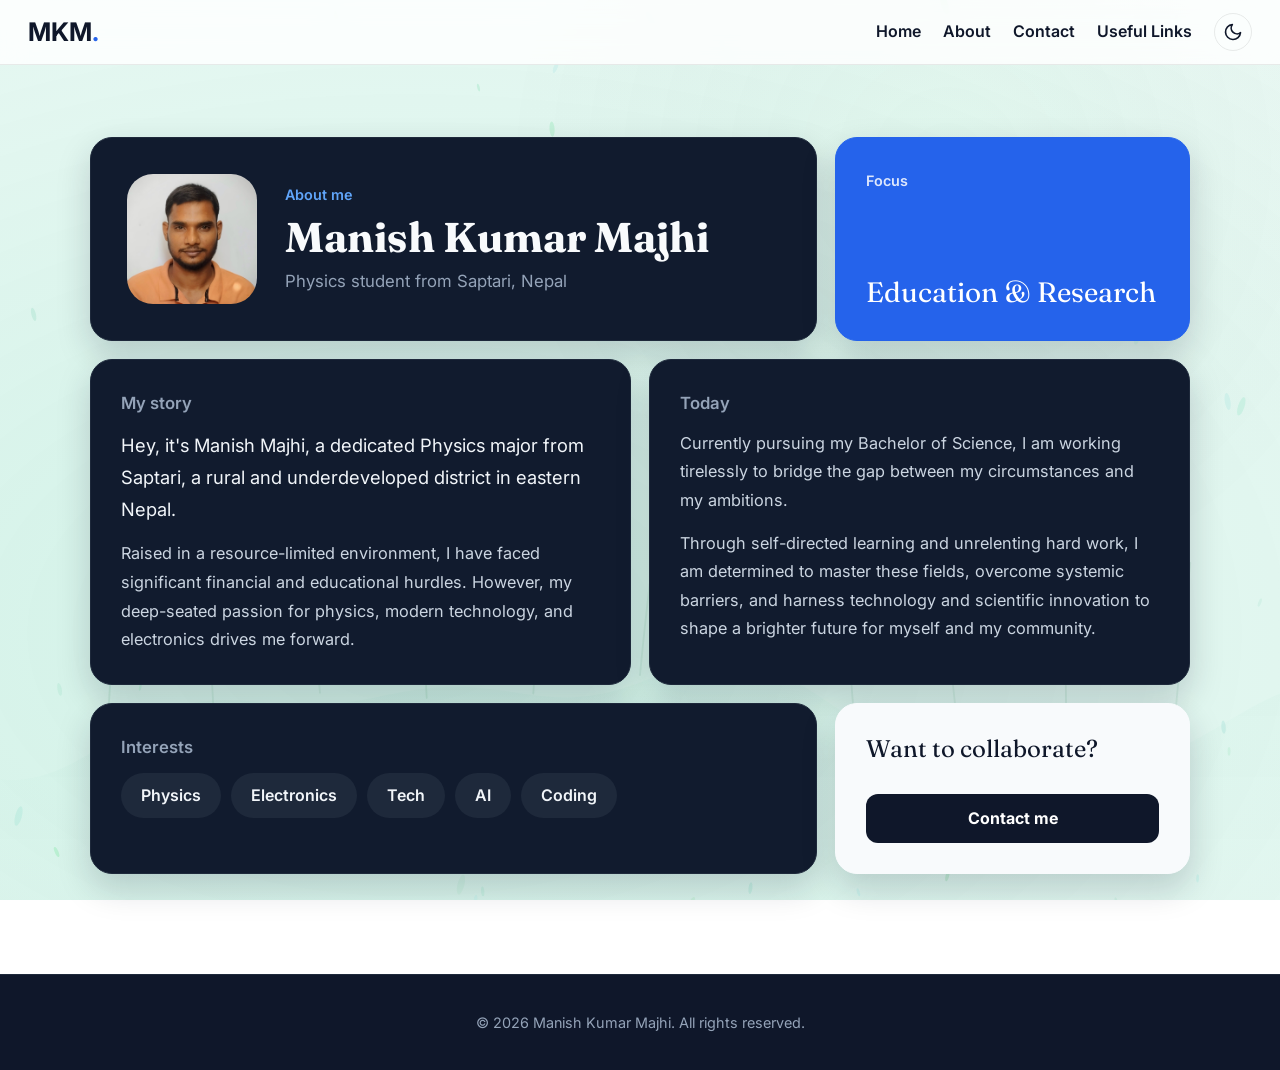
<file: about.html>
<!DOCTYPE html>
<html lang="en">
<head>
    <meta charset="UTF-8">
    <meta name="viewport" content="width=device-width, initial-scale=1.0">
    <title>About Manish Kumar Majhi | Physics Student, Nepal</title>
    <meta name="description" content="Manish Kumar Majhi is a physics student from Saptari, Nepal, passionate about physics, electronics, AI and technology.">
    <link rel="canonical" href="https://www.manishkumarmajhi.com.np/about.html">
    <link rel="icon" type="image/png" href="favicon.png">
    <script>(function () { var t = localStorage.getItem('theme'); if (t) document.documentElement.setAttribute('data-theme', t); })();</script>
    <link href="https://fonts.googleapis.com/css2?family=Inter:wght@300;400;600;700&display=swap" rel="stylesheet">
    <link href="https://fonts.googleapis.com/css2?family=Fraunces:wght@600&display=swap" rel="stylesheet">
    <link rel="stylesheet" href="https://cdnjs.cloudflare.com/ajax/libs/font-awesome/6.4.0/css/all.min.css">
    <link rel="stylesheet" href="style.css">
</head>
<body>
    <canvas id="bg-canvas" aria-hidden="true"></canvas>

    <header class="navbar">
        <div class="container">
            <a href="index.html" class="logo">MKM<span>.</span></a>
            <nav aria-label="Main">
                <ul class="nav-links">
                    <li><a href="index.html">Home</a></li>
                    <li><a href="about.html" aria-current="page">About</a></li>
                    <li><a href="index.html?open=contact">Contact</a></li>
                    <li><a href="links.html">Useful Links</a></li>
                    <li>
                        <button id="theme-toggle" class="theme-btn" aria-label="Toggle theme">
                            <svg class="sun-icon" xmlns="http://www.w3.org/2000/svg" width="20" height="20" viewBox="0 0 24 24" fill="none" stroke="currentColor" stroke-width="2" stroke-linecap="round" stroke-linejoin="round"><circle cx="12" cy="12" r="5"/><line x1="12" y1="1" x2="12" y2="3"/><line x1="12" y1="21" x2="12" y2="23"/><line x1="4.22" y1="4.22" x2="5.64" y2="5.64"/><line x1="18.36" y1="18.36" x2="19.78" y2="19.78"/><line x1="1" y1="12" x2="3" y2="12"/><line x1="21" y1="12" x2="23" y2="12"/><line x1="4.22" y1="19.78" x2="5.64" y2="18.36"/><line x1="18.36" y1="5.64" x2="19.78" y2="4.22"/></svg>
                            <svg class="moon-icon" xmlns="http://www.w3.org/2000/svg" width="20" height="20" viewBox="0 0 24 24" fill="none" stroke="currentColor" stroke-width="2" stroke-linecap="round" stroke-linejoin="round"><path d="M21 12.79A9 9 0 1 1 11.21 3 7 7 0 0 0 21 12.79z"/></svg>
                        </button>
                    </li>
                </ul>
            </nav>
        </div>
    </header>

    <main class="section">
        <div class="container ab-wrap">
            <div class="ab-grid">

                <section class="ab-tile ab-intro">
                    <img class="ab-photo" src="profile.jpg" alt="Manish Kumar Majhi"
                         onerror="this.style.display='none';this.nextElementSibling.style.display='flex'">
                    <div class="ab-photo ab-initials" style="display:none">MKM</div>
                    <div>
                        <p class="ab-label">About me</p>
                        <h1>Manish Kumar Majhi</h1>
                        <p class="ab-sub">Physics student from Saptari, Nepal</p>
                    </div>
                </section>

                <section class="ab-tile ab-accent">
                    <p class="ab-label">Focus</p>
                    <p class="ab-big">Education &amp; Research</p>
                </section>

                <section class="ab-tile ab-half">
                    <h2>My story</h2>
                    <p class="ab-lead">Hey, it's Manish Majhi, a dedicated Physics major from Saptari, a rural and underdeveloped district in eastern Nepal.</p>
                    <p>Raised in a resource-limited environment, I have faced significant financial and educational hurdles. However, my deep-seated passion for physics, modern technology, and electronics drives me forward.</p>
                </section>

                <section class="ab-tile ab-half">
                    <h2>Today</h2>
                    <p>Currently pursuing my Bachelor of Science, I am working tirelessly to bridge the gap between my circumstances and my ambitions.</p>
                    <p>Through self-directed learning and unrelenting hard work, I am determined to master these fields, overcome systemic barriers, and harness technology and scientific innovation to shape a brighter future for myself and my community.</p>
                </section>

                <section class="ab-tile ab-wide">
                    <h2>Interests</h2>
                    <div class="ab-chips"><span>Physics</span><span>Electronics</span><span>Tech</span><span>AI</span><span>Coding</span></div>
                </section>

                <section class="ab-tile ab-cta">
                    <p class="ab-cta-text">Want to collaborate?</p>
                    <a class="ab-btn" href="index.html?open=contact">Contact me</a>
                </section>

            </div>
        </div>
    </main>

    <footer class="footer">
        <div class="container"><p>&copy; 2026 Manish Kumar Majhi. All rights reserved.</p></div>
    </footer>

    <script>
        document.getElementById('theme-toggle').addEventListener('click', function () {
            var root = document.documentElement;
            var next = root.getAttribute('data-theme') === 'dark' ? 'light' : 'dark';
            root.setAttribute('data-theme', next);
            localStorage.setItem('theme', next);
        });
    </script>
    <script src="background.js" defer></script>
</body>
</html>
</file>
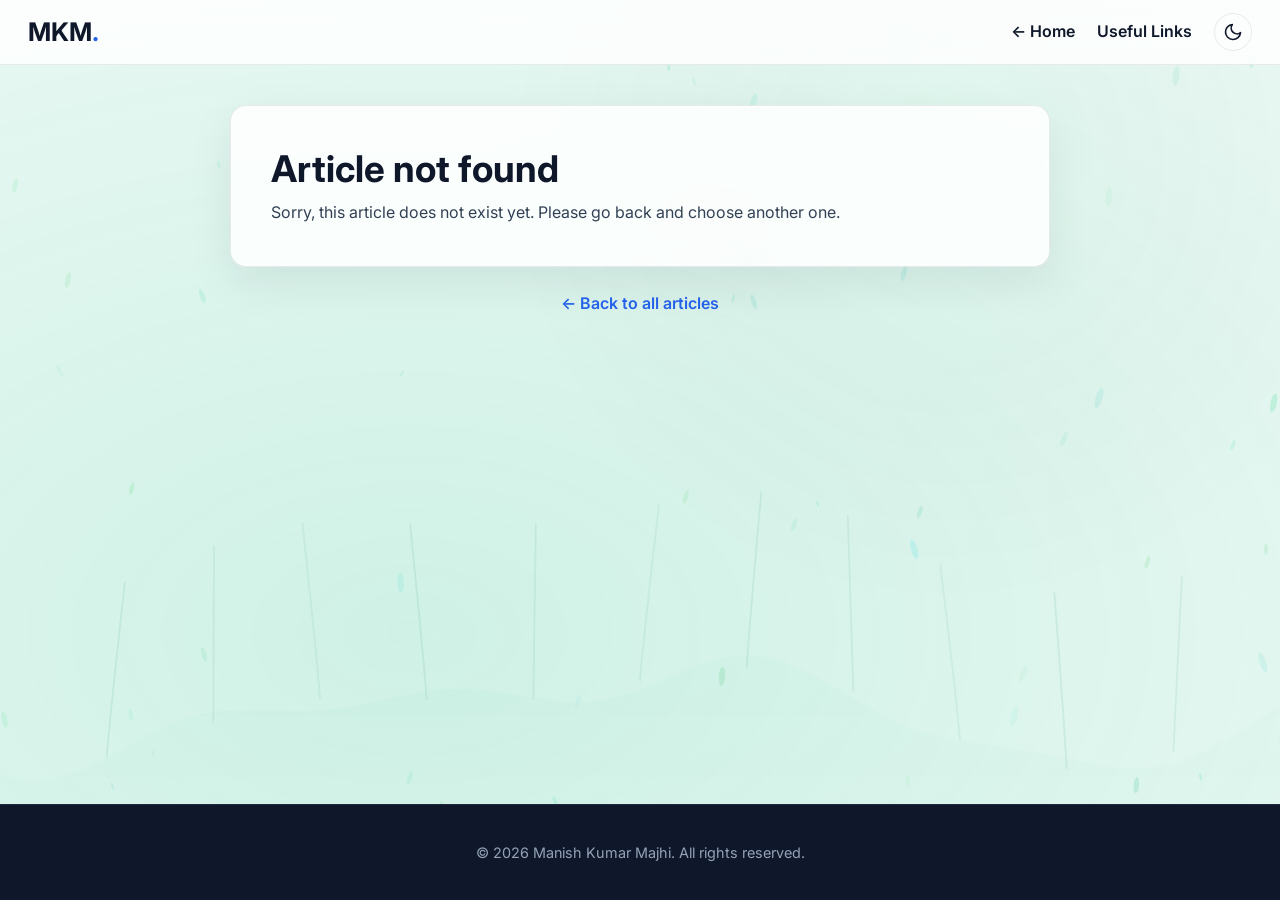
<file: article.html>
<!DOCTYPE html>
<html lang="en">
<head>
    <meta charset="UTF-8">
    <meta name="viewport" content="width=device-width, initial-scale=1.0">
    <title>Article | Manish Majhi</title>
    <link rel="icon" type="image/png" href="favicon.png">
    <script>
        (function () { var t = localStorage.getItem('theme'); if (t) document.documentElement.setAttribute('data-theme', t); })();
    </script>
    <link href="https://fonts.googleapis.com/css2?family=Inter:wght@300;400;600;700&display=swap" rel="stylesheet">
    <link href="https://fonts.googleapis.com/css2?family=Playfair+Display:ital,wght@1,400;1,600&display=swap" rel="stylesheet">
    <link rel="stylesheet" href="https://cdnjs.cloudflare.com/ajax/libs/font-awesome/6.4.0/css/all.min.css">
    <link rel="stylesheet" href="style.css">
</head>
<body>
    <canvas id="bg-canvas" aria-hidden="true"></canvas>

    <header class="navbar">
        <div class="container">
            <a href="index.html" class="logo">MKM<span>.</span></a>
            <nav aria-label="Main">
                <ul class="nav-links">
                    <li><a href="index.html">&larr; Home</a></li>
                    <li><a href="links.html">Useful Links</a></li>
                    <li>
                        <button id="theme-toggle" class="theme-btn" aria-label="Toggle theme">
                            <svg class="sun-icon" xmlns="http://www.w3.org/2000/svg" width="20" height="20" viewBox="0 0 24 24" fill="none" stroke="currentColor" stroke-width="2" stroke-linecap="round" stroke-linejoin="round"><circle cx="12" cy="12" r="5"/><line x1="12" y1="1" x2="12" y2="3"/><line x1="12" y1="21" x2="12" y2="23"/><line x1="4.22" y1="4.22" x2="5.64" y2="5.64"/><line x1="18.36" y1="18.36" x2="19.78" y2="19.78"/><line x1="1" y1="12" x2="3" y2="12"/><line x1="21" y1="12" x2="23" y2="12"/><line x1="4.22" y1="19.78" x2="5.64" y2="18.36"/><line x1="18.36" y1="5.64" x2="19.78" y2="4.22"/></svg>
                            <svg class="moon-icon" xmlns="http://www.w3.org/2000/svg" width="20" height="20" viewBox="0 0 24 24" fill="none" stroke="currentColor" stroke-width="2" stroke-linecap="round" stroke-linejoin="round"><path d="M21 12.79A9 9 0 1 1 11.21 3 7 7 0 0 0 21 12.79z"/></svg>
                        </button>
                    </li>
                </ul>
            </nav>
        </div>
    </header>

    <main class="section article-page">
        <div class="container">
            <article class="glass article" id="article"></article>
            <p class="article-back"><a href="index.html#blog">&larr; Back to all articles</a></p>
        </div>
    </main>

    <footer class="footer">
        <div class="container"><p>&copy; 2026 Manish Kumar Majhi. All rights reserved.</p></div>
    </footer>
     <script src="articles-data.js"></script>
    <script src="article.js"></script>
    <script src="background.js" defer></script>
</body>
</html>
</file>
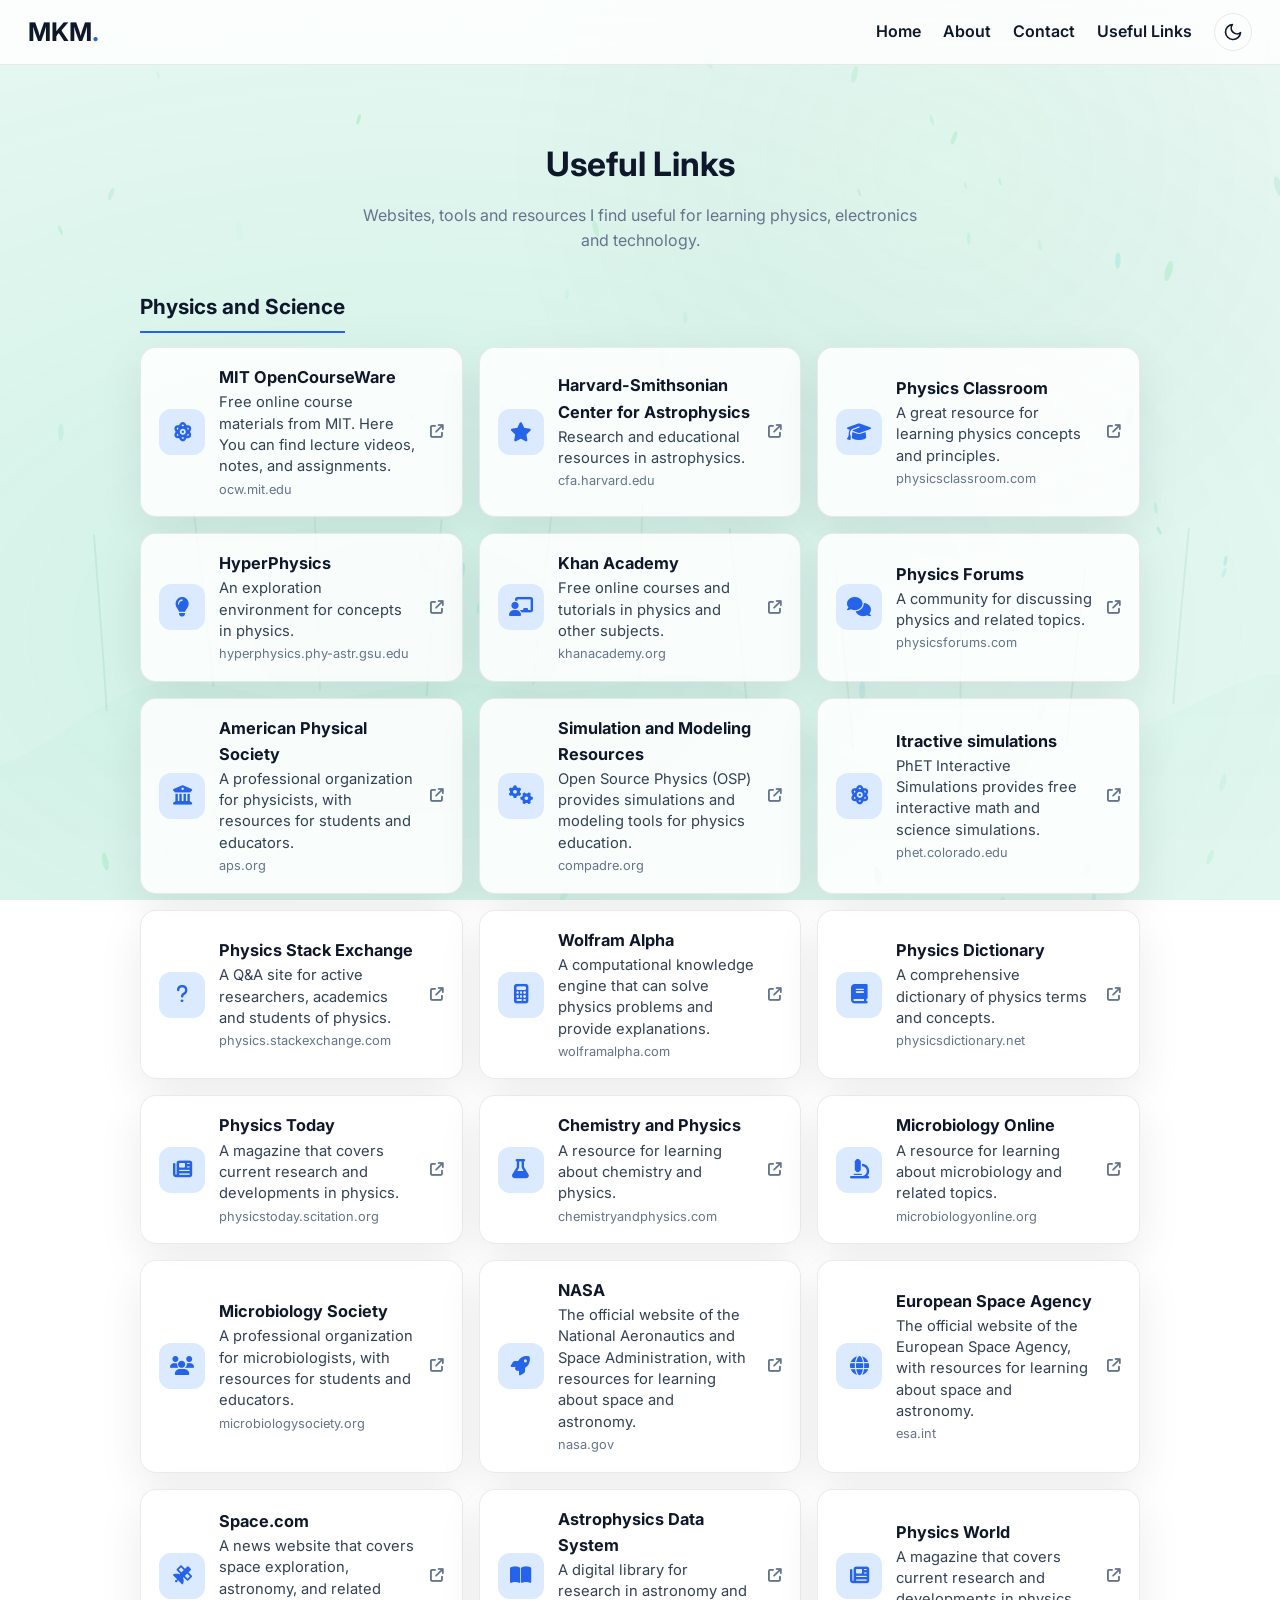
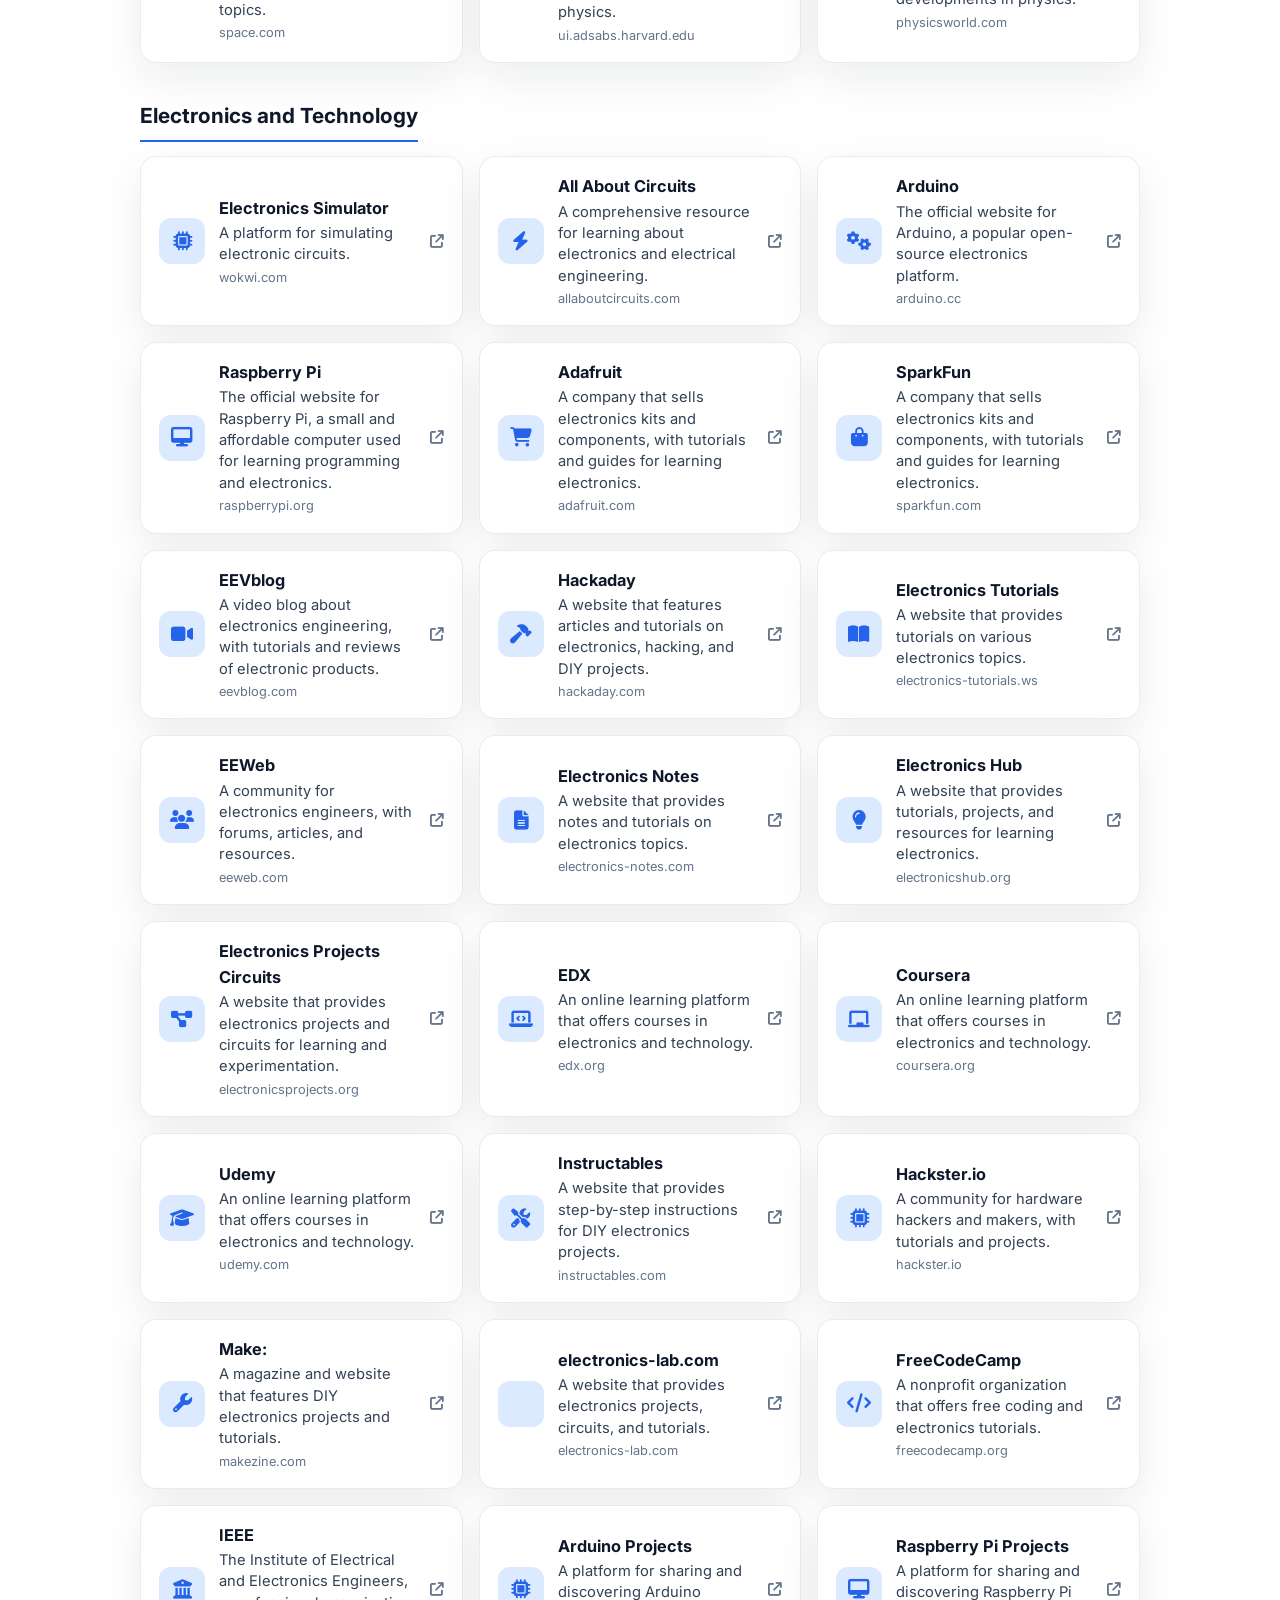
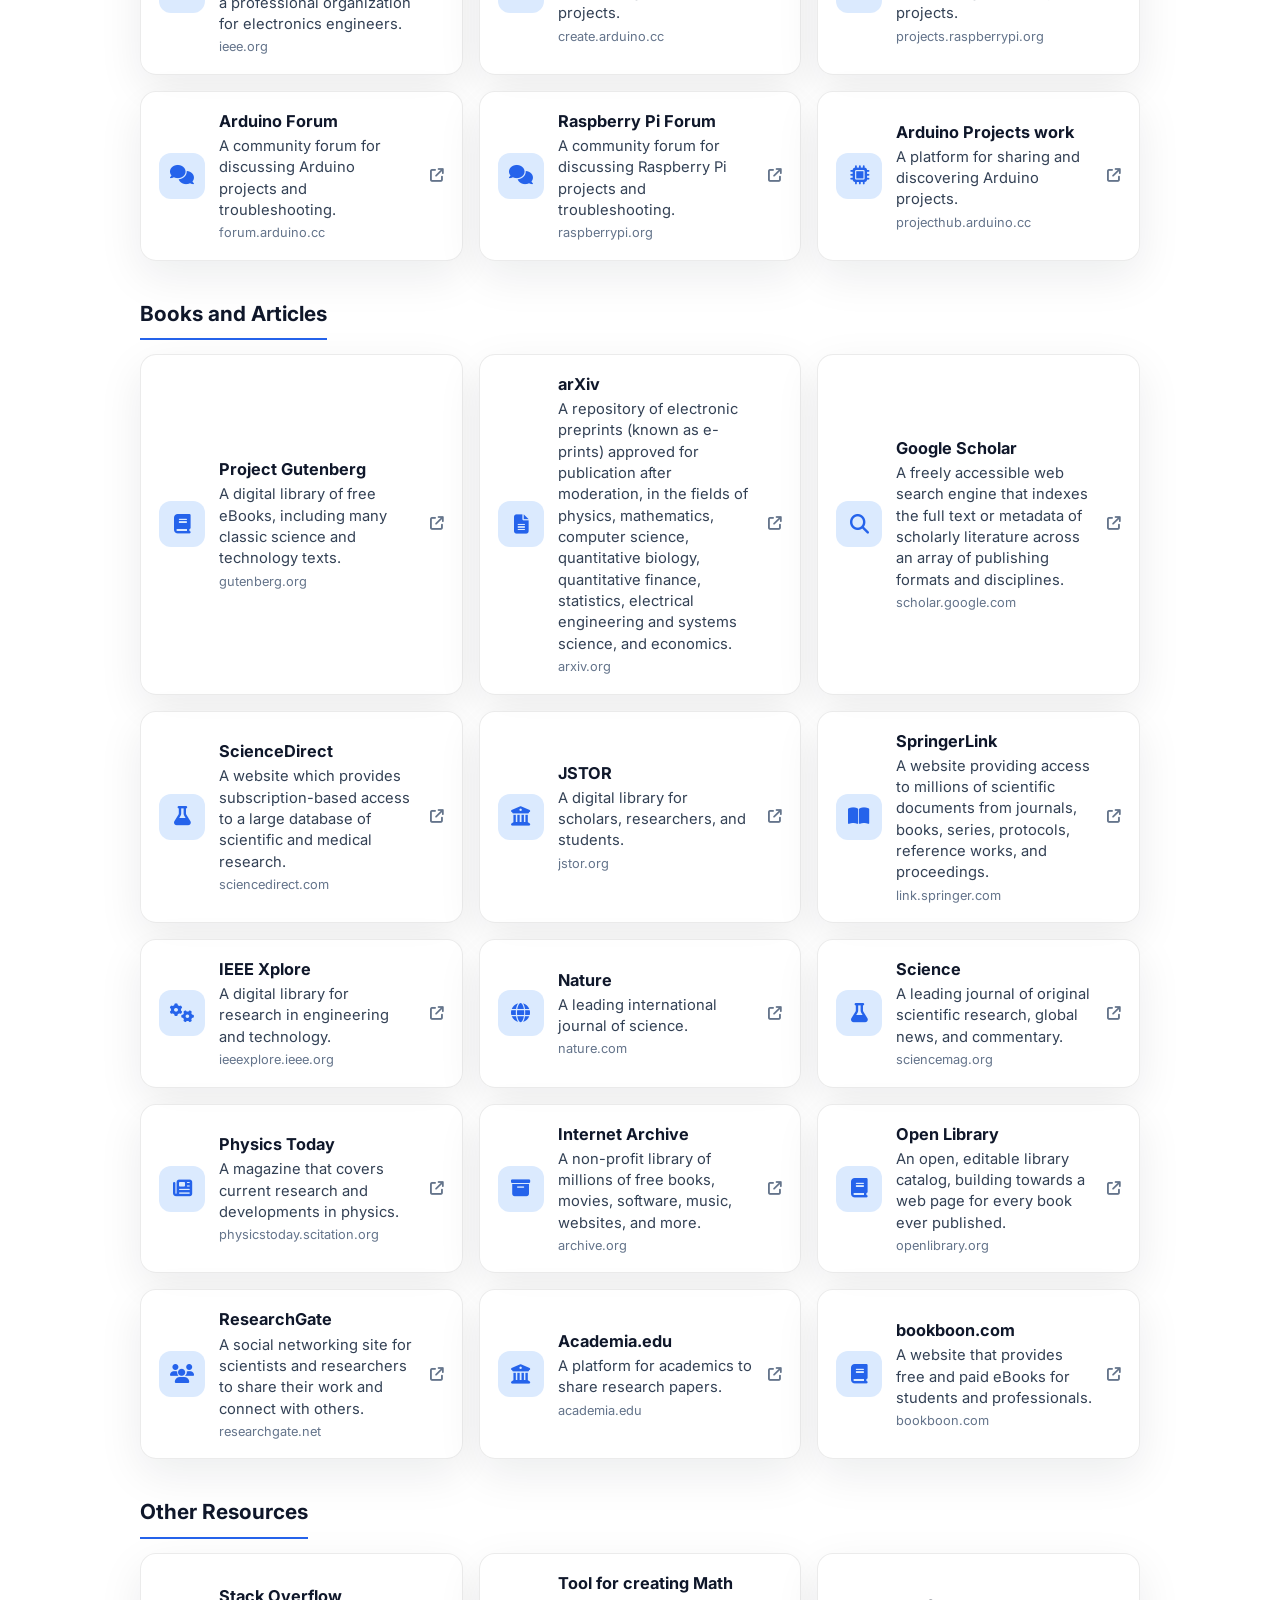
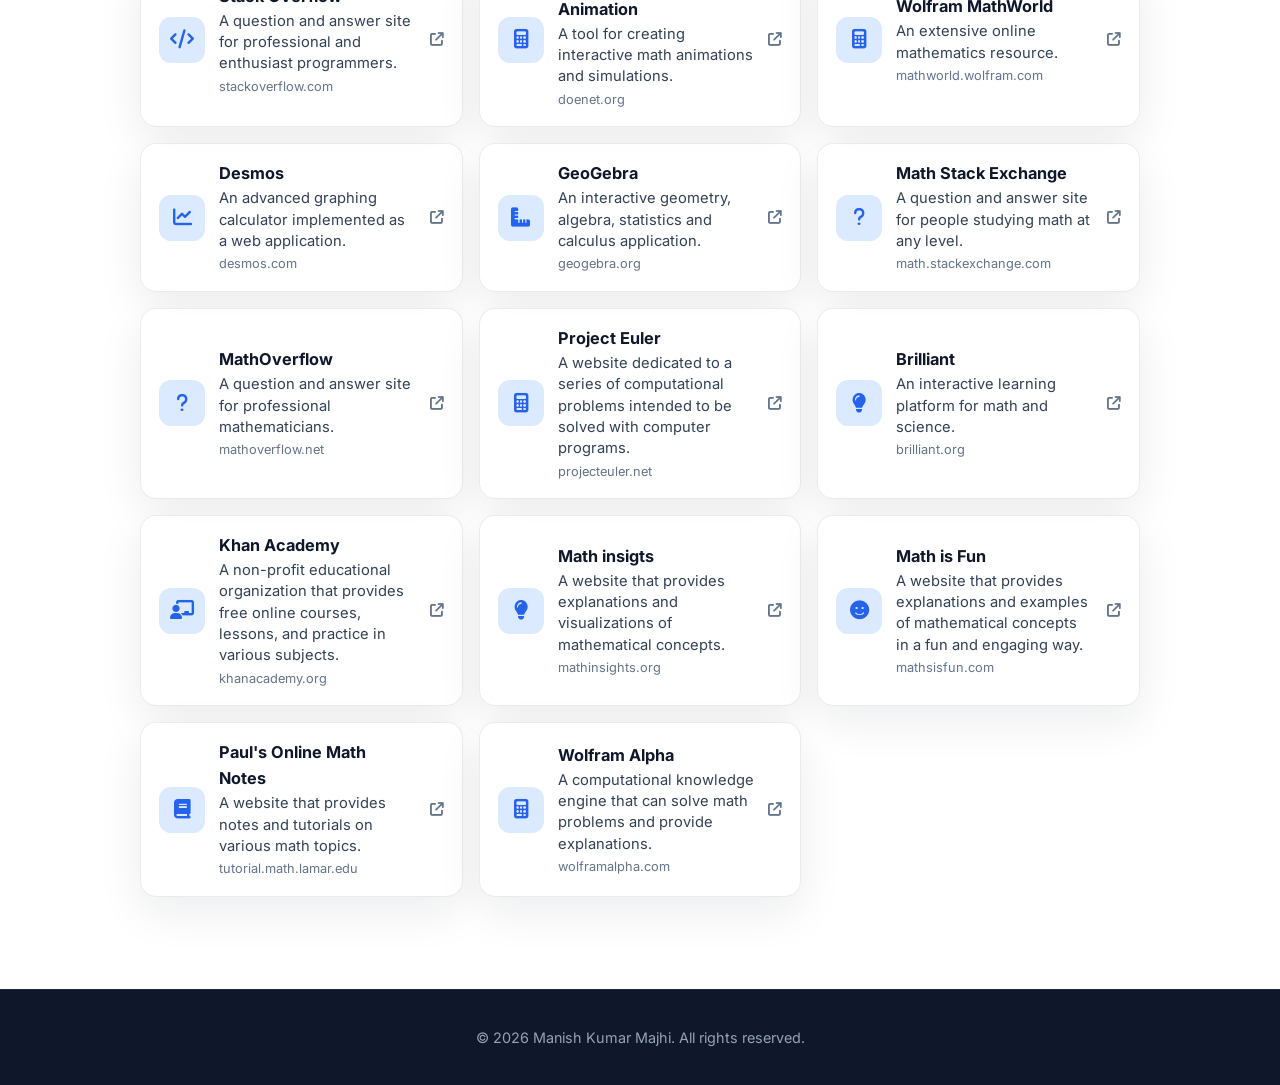
<file: links.html>
<!DOCTYPE html>
<html lang="en">
<head>
    <meta charset="UTF-8">
    <meta name="viewport" content="width=device-width, initial-scale=1.0">
    <title>Useful Links | Manish Kumar Majhi</title>
    <meta name="description" content="Useful links and resources for physics, electronics, AI and technology, collected by Manish Kumar Majhi.">
    <link rel="canonical" href="https://www.manishkumarmajhi.com.np/links.html">
    <link rel="icon" type="image/png" href="favicon.png">
    <script>(function () { var t = localStorage.getItem('theme'); if (t) document.documentElement.setAttribute('data-theme', t); })();</script>
    <link href="https://fonts.googleapis.com/css2?family=Inter:wght@300;400;600;700&display=swap" rel="stylesheet">
    <link rel="stylesheet" href="https://cdnjs.cloudflare.com/ajax/libs/font-awesome/6.4.0/css/all.min.css">
    <link rel="stylesheet" href="style.css">
</head>
<body>
    <canvas id="bg-canvas" aria-hidden="true"></canvas>

    <header class="navbar">
        <div class="container">
            <a href="index.html" class="logo">MKM<span>.</span></a>
            <nav aria-label="Main">
                <ul class="nav-links">
                    <li><a href="index.html">Home</a></li>
                    <li><a href="about.html">About</a></li>
                    <li><a href="index.html?open=contact">Contact</a></li>
                    <li><a href="links.html" aria-current="page">Useful Links</a></li>
                    <li>
                        <button id="theme-toggle" class="theme-btn" aria-label="Toggle theme">
                            <svg class="sun-icon" xmlns="http://www.w3.org/2000/svg" width="20" height="20" viewBox="0 0 24 24" fill="none" stroke="currentColor" stroke-width="2" stroke-linecap="round" stroke-linejoin="round"><circle cx="12" cy="12" r="5"/><line x1="12" y1="1" x2="12" y2="3"/><line x1="12" y1="21" x2="12" y2="23"/><line x1="4.22" y1="4.22" x2="5.64" y2="5.64"/><line x1="18.36" y1="18.36" x2="19.78" y2="19.78"/><line x1="1" y1="12" x2="3" y2="12"/><line x1="21" y1="12" x2="23" y2="12"/><line x1="4.22" y1="19.78" x2="5.64" y2="18.36"/><line x1="18.36" y1="5.64" x2="19.78" y2="4.22"/></svg>
                            <svg class="moon-icon" xmlns="http://www.w3.org/2000/svg" width="20" height="20" viewBox="0 0 24 24" fill="none" stroke="currentColor" stroke-width="2" stroke-linecap="round" stroke-linejoin="round"><path d="M21 12.79A9 9 0 1 1 11.21 3 7 7 0 0 0 21 12.79z"/></svg>
                        </button>
                    </li>
                </ul>
            </nav>
        </div>
    </header>

    <main class="section">
        <div class="container lk-wrap">
            <h1 class="section-title">Useful Links</h1>
            <p class="section-sub" id="lk-intro"></p>
            <div id="lk-groups"></div>
            <p class="lk-empty" id="lk-empty" hidden>No links yet. Add some in links-data.js.</p>
        </div>
    </main>

    <footer class="footer">
        <div class="container"><p>&copy; 2026 Manish Kumar Majhi. All rights reserved.</p></div>
    </footer>

    <script src="links-data.js"></script>
    <script>
        // theme toggle
        document.getElementById('theme-toggle').addEventListener('click', function () {
            var root = document.documentElement;
            var next = root.getAttribute('data-theme') === 'dark' ? 'light' : 'dark';
            root.setAttribute('data-theme', next);
            localStorage.setItem('theme', next);
        });

        // build the links from links-data.js
        (function () {
            var d = window.LINKS || {};
            var el = function (tag, cls, text) { var n = document.createElement(tag); if (cls) n.className = cls; if (text) n.textContent = text; return n; };
            var safeUrl = function (u) { u = String(u || '').trim(); return /^(https?:\/\/|mailto:|\/|[\w.-]+\.html)/i.test(u) ? u : '#'; };
            var safeIcon = function (i) { return /^[\w\- ]+$/.test(i || '') ? i : 'fa-solid fa-link'; };
            var host = function (u) { try { return new URL(u).hostname.replace(/^www\./, ''); } catch (e) { return ''; } };

            document.getElementById('lk-intro').textContent = d.intro || '';
            var box = document.getElementById('lk-groups'), count = 0;

            (d.groups || []).forEach(function (g) {
                var links = (g.links || []).filter(function (l) { return l && l.title && l.url; });
                if (!links.length) return;
                var sec = el('section', 'lk-group');
                sec.append(el('h2', 'lk-heading', g.title || ''));
                var grid = el('div', 'lk-grid');
                links.forEach(function (l) {
                    var a = el('a', 'lk-card'); a.href = safeUrl(l.url);
                    if (/^https?:/i.test(a.href) && a.hostname !== location.hostname) { a.target = '_blank'; a.rel = 'noopener'; }
                    var ic = el('span', 'lk-icon'); ic.append(el('i', safeIcon(l.icon)));
                    var body = el('span', 'lk-body');
                    body.append(el('strong', '', l.title));
                    if (l.text) body.append(el('span', 'lk-text', l.text));
                    var h = host(a.href); if (h) body.append(el('em', 'lk-host', h));
                    a.append(ic, body, el('i', 'fa-solid fa-arrow-up-right-from-square lk-go'));
                    grid.append(a); count++;
                });
                sec.append(grid); box.append(sec);
            });
            document.getElementById('lk-empty').hidden = count > 0;
        })();
    </script>
    <script src="background.js" defer></script>
</body>
</html>
</file>
<file: style.css>
/* ==========================================================================
   1. TOKENS & BASE
   ========================================================================== */
*, *::before, *::after { margin: 0; padding: 0; box-sizing: border-box; }

:root {
    --primary: #2563eb;
    --heading: #0f172a;
    --text: #334155;
    --muted: #64748b;
    --page-bg: #ffffff;
    --glass-bg: rgba(255, 255, 255, 0.85);
    --nav-bg: rgba(255, 255, 255, 0.82);
    --border: rgba(0, 0, 0, 0.08);
    --input-bg: #ffffff;
    --shadow: 0 15px 45px rgba(15, 23, 42, 0.08);
    --tag-bg: #dbeafe;
    --tag-text: #2563eb;
    --space-section: 72px;
    --ease: all 0.3s ease;
}

[data-theme="dark"] {
    --heading: #ffffff;
    --text: #cbd5e1;
    --muted: #94a3b8;
    --page-bg: #0f172a;
    --glass-bg: rgba(30, 41, 59, 0.88);
    --nav-bg: rgba(15, 23, 42, 0.82);
    --border: rgba(255, 255, 255, 0.1);
    --input-bg: #1e293b;
    --shadow: 0 15px 45px rgba(0, 0, 0, 0.35);
    --tag-bg: rgba(37, 99, 235, 0.25);
    --tag-text: #93c5fd;
}

html { scroll-behavior: smooth; scroll-padding-top: 80px; }

body {
    font-family: 'Inter', system-ui, sans-serif;
    color: var(--text);
    background: var(--page-bg);
    line-height: 1.6;
    overflow-x: hidden;
    transition: background-color 0.3s ease, color 0.3s ease;
}

.container { width: 90%; max-width: 1100px; margin: 0 auto; }

a:focus-visible, button:focus-visible { outline: 3px solid var(--primary); outline-offset: 3px; }

/* ==========================================================================
   2. BACKGROUND LAYERS (aurora gradient + animated canvas)
   ========================================================================== */
body::after {
    content: "";
    position: fixed;
    inset: 0;
    z-index: -3;
    pointer-events: none;
    background-image:
        radial-gradient(ellipse 80% 70% at 10% 22%, rgba(16,185,129,.20), transparent 70%),
        radial-gradient(ellipse 75% 85% at 88% 10%, rgba(37,99,235,.22), transparent 65%),
        radial-gradient(ellipse 90% 60% at 50% 85%, rgba(99,102,241,.18), transparent 65%),
        radial-gradient(ellipse 65% 70% at 82% 75%, rgba(20,184,166,.15), transparent 65%);
    background-size: 320% 320%;
    animation: auroraDrift 50s ease-in-out infinite;
}
[data-theme="dark"] body::after { filter: brightness(1.3); }

#bg-canvas {
    position: fixed;      /* was unstyled: it sat at the page bottom and added blank space */
    inset: 0;
    width: 100%;
    height: 100%;
    z-index: -2;
    pointer-events: none;
}

@keyframes auroraDrift {
    0%, 100% { background-position: 0% 0%; }
    25% { background-position: 55% 90%; }
    50% { background-position: 90% 40%; }
    75% { background-position: 35% 15%; }
}

/* ==========================================================================
   3. NAVBAR (sticky, in normal flow so it never covers the slider)
   ========================================================================== */
.navbar {
    position: sticky;
    top: 0;
    z-index: 100;
    background: var(--nav-bg);
    backdrop-filter: blur(12px);
    -webkit-backdrop-filter: blur(12px);
    border-bottom: 1px solid var(--border);
}
.navbar .container { display: flex; justify-content: space-between; align-items: center; height: 64px; width: 100%; max-width: none; padding: 0 28px; }  /* logo far left, menu far right */

.logo { font-size: 1.6rem; font-weight: 700; color: var(--heading); text-decoration: none; }
.logo span { color: var(--primary); }

.nav-links { display: flex; list-style: none; gap: 22px; align-items: center; }
.nav-links a { color: var(--heading); font-weight: 600; text-decoration: none; transition: var(--ease); }
.nav-links a:hover { color: var(--primary); }

.theme-btn {
    display: flex; align-items: center; justify-content: center;
    padding: 8px; border-radius: 50%; cursor: pointer;
    background: transparent; color: var(--heading);
    border: 1px solid var(--border); transition: var(--ease);
}
.theme-btn:hover { background: rgba(127, 127, 127, 0.15); }
.sun-icon { display: none; }
[data-theme="dark"] .sun-icon { display: block; }
[data-theme="dark"] .moon-icon { display: none; }

/* ==========================================================================
   4. IMAGE SLIDER (cross-fade, shows the full image, nothing on top of it)
   ========================================================================== */
.hero {
    position: relative;
    width: 100%;
    aspect-ratio: 2.4 / 1;
    max-height: 72vh;
    overflow: hidden;
    background: #0f172a;
}
.slide {
    position: absolute; inset: 0;
    width: 100%; height: 100%;
    object-fit: cover;
    object-position: center 30%;
    opacity: 0;
    animation: fade 36s infinite;
    animation-delay: calc(var(--i) * 6s);   /* 6 slides x 6s */
}
.slide:first-child { opacity: 1; object-fit: contain; }  /* banner image: show whole, no cropping */
@keyframes fade {
    0%      { opacity: 0; }
    3%      { opacity: 1; }
    16.67%  { opacity: 1; }
    20%     { opacity: 0; }
    100%    { opacity: 0; }
}

/* ==========================================================================
   5. SECTIONS & GLASS CARDS
   ========================================================================== */
.section { padding: var(--space-section) 0 0; }
.section.intro { padding-top: 36px; }
.section:last-of-type { padding-bottom: 20px; }

.section-title { font-size: 2.1rem; color: var(--heading); text-align: center; margin-bottom: 12px; }
.section-sub { text-align: center; color: var(--muted); max-width: 560px; margin: 0 auto 32px; }
.section-title + .card-grid { margin-top: 32px; }

.glass {
    background: var(--glass-bg);
    backdrop-filter: blur(16px);
    -webkit-backdrop-filter: blur(16px);
    border: 1.5px solid var(--border);
    box-shadow: var(--shadow);
    border-radius: 16px;
}

/* Greeting / about card */
.intro-card { padding: 0; }  /* plain text on the page background, no box */
.intro-card h1 { font-size: 2.8rem; line-height: 1.2; color: var(--heading); margin-bottom: 16px; }
.highlight { color: var(--primary); }
.intro-card p { font-size: 1.15rem; margin-bottom: 6px; }
.facts { display: grid; grid-template-columns: repeat(auto-fit, minmax(220px, 1fr)); gap: 16px 28px; margin-top: 18px; }
.facts dt { color: var(--primary); font-weight: 700; font-size: 1.15rem; }
.facts dd { margin: 0; }
.hero-buttons { display: flex; flex-wrap: wrap; gap: 14px; margin-top: 28px; }

/* Blog cards */
.card-grid { display: grid; grid-template-columns: repeat(auto-fit, minmax(280px, 1fr)); gap: 28px; }
.card { padding: 30px; transition: var(--ease); }
.card:hover { transform: translateY(-6px); box-shadow: 0 20px 60px rgba(37, 99, 235, 0.18); }
.card h3 { font-size: 1.3rem; color: var(--heading); margin-bottom: 10px; }
.card p { color: var(--muted); margin-bottom: 18px; }

.tag {
    display: inline-block; margin-bottom: 14px; padding: 4px 12px;
    border-radius: 50px; font-size: 0.75rem; font-weight: 700;
    text-transform: uppercase; background: var(--tag-bg); color: var(--tag-text);
}
.read-more { color: var(--primary); font-weight: 600; text-decoration: none; }
.read-more:hover { text-decoration: underline; }

/* About full-page view (shares its background and cards with the Latest page) */
.about-hero { text-align: center; margin-bottom: 28px; }
.about-photo {
    display: block; width: 220px; height: 220px; margin: 0 auto 18px;
    border-radius: 50%; object-fit: cover; object-position: center top;
    border: 4px solid #60a5fa; box-shadow: 0 10px 40px rgba(37, 99, 235, 0.45);
}
.about-initials { align-items: center; justify-content: center; font-size: 3.2rem; font-weight: 700; color: #fff; background: linear-gradient(135deg, var(--primary), #6366f1); }
.about-hero h2 { color: #fff; font-size: 2.4rem; line-height: 1.2; margin: 14px 0 6px; }
.about-role { color: #cbd5e1; font-size: 1.05rem; }
.about-story { margin-bottom: 28px; padding: 28px 30px; }
.about-story p { font-size: 1.05rem; line-height: 1.8; margin-bottom: 14px; }
.about-story p:last-child { margin-bottom: 0; }
.about-story .about-lead { font-size: 1.25rem; font-weight: 600; color: #fff; }
.chips { display: flex; flex-wrap: wrap; gap: 8px; }
.chips span { padding: 5px 14px; border-radius: 50px; font-size: .9rem; font-weight: 600; background: rgba(96,165,250,.2); color: #bfdbfe; border: 1px solid rgba(147,197,253,.3); }

/* Contact full-page view */
.contact-page {
    width: 100vw; height: 100vh; height: 100dvh; max-width: none; max-height: none;
    margin: 0; padding: 0; border: 0; overflow-y: auto;
    background: var(--page-bg); color: var(--text);
}
.contact-page[open] { display: block; animation: popIn 0.25s ease; }
.contact-map { display: block; width: 100%; height: 55vh; min-height: 300px; border: 0; background: #e2e8f0; }
.contact-close {
    position: fixed; top: 16px; right: 20px; z-index: 5; width: 44px; height: 44px; border-radius: 50%;
    border: 1px solid var(--border); background: var(--page-bg); color: var(--heading);
    font-size: 1.7rem; line-height: 1; cursor: pointer; box-shadow: var(--shadow); transition: var(--ease);
}
.contact-close:hover { background: var(--primary); color: #fff; }
.contact-details { width: 90%; max-width: 700px; margin: 0 auto; padding: 36px 0 48px; }
.contact-details h2 { font-size: 2rem; color: var(--heading); margin-bottom: 20px; }
.contact-list { list-style: none; display: grid; gap: 18px; margin-bottom: 28px; }
.contact-list li { display: flex; align-items: center; gap: 16px; }
.contact-list .ci {
    flex: none; display: flex; align-items: center; justify-content: center; width: 48px; height: 48px;
    border-radius: 50%; background: var(--tag-bg); color: var(--tag-text); font-size: 1.15rem;
}
.contact-list strong { display: block; color: var(--heading); }
.contact-list a { color: var(--primary); text-decoration: none; font-weight: 600; word-break: break-all; }
.contact-list a:hover { text-decoration: underline; }

/* Latest full-page view */
.latest-page, .about-page {
    width: 100vw; height: 100vh; height: 100dvh; max-width: none; max-height: none;
    margin: 0; padding: 0; border: 0; overflow-y: auto; color: #e2e8f0;
    background:
        radial-gradient(ellipse 60% 50% at 15% 10%, rgba(37,99,235,.55), transparent 70%),
        radial-gradient(ellipse 55% 60% at 90% 20%, rgba(20,184,166,.40), transparent 70%),
        radial-gradient(ellipse 70% 60% at 60% 95%, rgba(99,102,241,.45), transparent 70%),
        linear-gradient(135deg, #070b17, #0c1a33 55%, #0a2236);
    background-size: 180% 180%, 180% 180%, 180% 180%, 100% 100%;
    animation: auroraDrift 40s ease-in-out infinite;
}
.latest-page[open], .about-page[open] { display: block; }
.latest-close, .about-close {
    position: fixed; top: 16px; right: 20px; z-index: 5; width: 44px; height: 44px; border-radius: 50%;
    border: 1px solid rgba(255,255,255,.25); background: rgba(15,23,42,.6); color: #fff;
    font-size: 1.7rem; line-height: 1; cursor: pointer; backdrop-filter: blur(8px); transition: var(--ease);
}
.latest-close:hover, .about-close:hover { background: var(--primary); }
.latest-wrap { width: 90%; max-width: 960px; margin: 0 auto; padding: 56px 0 64px; }
.latest-head { text-align: center; margin-bottom: 32px; }
.latest-pill { display: inline-block; padding: 4px 14px; border-radius: 50px; font-size: .8rem; font-weight: 700; letter-spacing: .08em; text-transform: uppercase; background: rgba(96,165,250,.2); color: #93c5fd; border: 1px solid rgba(147,197,253,.35); }
.latest-head h2 { color: #fff; font-size: 2.6rem; line-height: 1.2; margin: 14px 0 8px; }
.latest-head p { color: #cbd5e1; font-size: 1.1rem; }
.latest-head small { display: block; margin-top: 10px; color: #94a3b8; }
.latest-wrap h3 { color: #fff; font-size: 1.25rem; margin: 0 0 14px; }
.latest-wrap section { margin-bottom: 36px; }
.latest-cols { display: grid; grid-template-columns: 1fr 1fr; gap: 28px; }
.l-card, .l-announce {
    background: rgba(255,255,255,.07); border: 1px solid rgba(255,255,255,.14); border-radius: 16px;
    backdrop-filter: blur(14px); -webkit-backdrop-filter: blur(14px); padding: 20px;
}
.l-announce { display: flex; flex-wrap: wrap; align-items: center; justify-content: space-between; gap: 14px; margin-bottom: 32px; border-color: rgba(96,165,250,.5); background: rgba(37,99,235,.2); font-weight: 600; }
.l-stack { display: grid; gap: 16px; }
.l-card h4 { color: #fff; font-size: 1.1rem; margin-bottom: 6px; }
.l-card p { color: #cbd5e1; white-space: pre-line; }
.l-date { display: block; font-size: .8rem; font-weight: 700; letter-spacing: .05em; text-transform: uppercase; color: #93c5fd; margin-bottom: 6px; }
.l-bar { height: 8px; margin-top: 14px; border-radius: 8px; background: rgba(255,255,255,.15); overflow: hidden; }
.l-bar span { display: block; height: 100%; border-radius: 8px; background: linear-gradient(90deg, #3b82f6, #14b8a6); }
.l-timeline { list-style: none; display: grid; gap: 16px; border-left: 2px solid rgba(147,197,253,.4); padding-left: 18px; }
.l-timeline li { position: relative; }
.l-timeline li::before { content: ""; position: absolute; left: -25px; top: 22px; width: 12px; height: 12px; border-radius: 50%; background: #3b82f6; box-shadow: 0 0 0 4px rgba(59,130,246,.3); }
.l-img { display: block; width: 100%; max-height: 420px; object-fit: cover; border-radius: 12px; margin-top: 14px; }
.l-video { position: relative; aspect-ratio: 16 / 9; margin-top: 14px; border-radius: 12px; overflow: hidden; background: #000; }
.l-video iframe { position: absolute; inset: 0; width: 100%; height: 100%; border: 0; }
.l-link { display: inline-block; margin-top: 14px; padding: 8px 18px; border-radius: 8px; background: var(--primary); color: #fff; font-weight: 600; text-decoration: none; }
.l-link:hover { background: #1d4ed8; }
.l-announce .l-link { margin-top: 0; }

/* YouTube videos (medium card above Let's Connect) */
#videos { padding-top: 48px; }
.video-card { max-width: 820px; margin: 0 auto; padding: 16px; }
.video-frame { aspect-ratio: 16 / 9; border-radius: 12px; overflow: hidden; background: #000; }
.video-frame iframe { width: 100%; height: 100%; border: 0; display: block; }
.video-meta { display: flex; align-items: center; justify-content: space-between; gap: 16px; margin: 14px 4px 0; }
.video-meta h3 { font-size: 1.1rem; color: var(--heading); }
.video-meta h3:empty { display: none; }
.video-meta a { margin-left: auto; flex: none; color: var(--primary); font-weight: 600; font-size: .95rem; text-decoration: none; }
.video-meta a:hover { text-decoration: underline; }
.video-list { display: flex; gap: 10px; margin-top: 14px; padding-bottom: 4px; overflow-x: auto; }
.video-list:empty { display: none; }
.video-thumb { flex: none; width: 140px; padding: 0; border: 2px solid transparent; border-radius: 8px; overflow: hidden; background: #000; cursor: pointer; opacity: .7; transition: var(--ease); }
.video-thumb img { display: block; width: 100%; aspect-ratio: 16 / 9; object-fit: cover; }
.video-thumb:hover, .video-thumb.active { opacity: 1; border-color: var(--primary); }

/* Article pages */
.article-page { padding-top: 40px; padding-bottom: 20px; }
.article-page .container { max-width: 820px; }
.article { padding: 40px; }
.article-title { font-size: 2.3rem; line-height: 1.25; color: var(--heading); margin-bottom: 8px; }
.article-date { color: var(--muted); font-size: .95rem; margin-bottom: 24px; }
.article-body > * { margin-bottom: 22px; }
.article-body > *:last-child { margin-bottom: 0; }
.article-body h2 { font-size: 1.5rem; color: var(--heading); margin-top: 12px; }
.article-body p { font-size: 1.08rem; line-height: 1.8; margin-bottom: 14px; }
.article-body p:last-child { margin-bottom: 0; }
.article-body ul { padding-left: 22px; font-size: 1.05rem; line-height: 1.8; }
.article-body figure img { display: block; width: 100%; border-radius: 12px; box-shadow: var(--shadow); }
.article-body figcaption { text-align: center; color: var(--muted); font-size: .9rem; margin-top: 8px; }
.article-body .video-frame, .drive-embed { aspect-ratio: 16 / 9; border-radius: 12px; overflow: hidden; background: #000; box-shadow: var(--shadow); }
.drive-embed { margin-bottom: 12px; }
.drive-embed iframe { width: 100%; height: 100%; border: 0; display: block; }
.a-link { display: flex; flex-wrap: wrap; align-items: center; gap: 12px; }
.a-link span { color: var(--muted); }
.drive-card { display: flex; align-items: center; gap: 14px; padding: 14px 18px; border-radius: 12px; border: 1.5px solid var(--border); background: var(--input-bg); color: var(--heading); font-weight: 600; text-decoration: none; transition: var(--ease); }
.drive-card:hover { border-color: var(--primary); transform: translateY(-2px); }
.drive-card i { font-size: 1.6rem; color: #1fa463; }
.drive-card span { flex: 1; }
.drive-card em { font-style: normal; color: var(--primary); font-size: .9rem; }
.article-back { text-align: center; margin-top: 24px; }
.article-back a { color: var(--primary); font-weight: 600; text-decoration: none; }
.article-back a:hover { text-decoration: underline; }
@media (max-width: 800px) { .article { padding: 24px; } .article-title { font-size: 1.7rem; } }

/* ==========================================================================
   6. BUTTONS
   ========================================================================== */
.btn {
    display: inline-block; padding: 12px 28px; border: none; border-radius: 8px;
    font: 600 1rem 'Inter', sans-serif; text-decoration: none; cursor: pointer; transition: var(--ease);
}
.btn-primary { background: var(--primary); color: #fff; box-shadow: 0 4px 15px rgba(37, 99, 235, 0.3); }
.btn-primary:hover { background: #1d4ed8; transform: translateY(-2px); }
.btn-secondary { background: rgba(127, 127, 127, 0.12); color: var(--heading); border: 1.5px solid var(--border); }
.btn-secondary:hover { background: rgba(127, 127, 127, 0.22); transform: translateY(-2px); }

/* ==========================================================================
   7. CONTACT FORM
   ========================================================================== */
.form-container { max-width: 650px; }
.modern-form { padding: 0; }  /* plain fields on the page background, no box */
.form-group { display: flex; flex-direction: column; margin-bottom: 20px; }
.form-group label { font-weight: 600; font-size: 0.95rem; color: var(--heading); margin-bottom: 8px; }
.form-group input, .form-group textarea {
    padding: 12px 16px; border-radius: 8px; border: 1.5px solid var(--border);
    background: var(--input-bg); color: var(--text); font: inherit; transition: var(--ease);
}
.form-group input:focus, .form-group textarea:focus {
    outline: none; border-color: var(--primary); box-shadow: 0 0 0 3px rgba(37, 99, 235, 0.2);
}
.form-btn { width: 100%; margin-top: 6px; }
.form-status { margin-top: 14px; text-align: center; font-weight: 500; }
.form-status.success { color: #10b981; }
.form-status.error { color: #ef4444; }

/* ==========================================================================
   8. FOOTER
   ========================================================================== */
.footer { margin-top: 24px; background: #0f172a; color: #94a3b8; text-align: center; padding: 36px 0; font-size: 0.9rem; border-top: 1px solid #1e293b; }
.footer .container { display: flex; flex-direction: column; align-items: center; gap: 18px; }
.footer-socials { display: flex; gap: 18px; }
.social-icon {
    display: flex; align-items: center; justify-content: center; width: 42px; height: 42px;
    border-radius: 50%; color: #cbd5e1; font-size: 1.2rem; text-decoration: none;
    background: rgba(255, 255, 255, 0.08); border: 1px solid rgba(255, 255, 255, 0.1); transition: var(--ease);
}
.social-icon:hover { color: #fff; transform: translateY(-4px); }
.social-icon[href*="youtube"]:hover  { background: #ff0000; border-color: #ff0000; }
.social-icon[href*="github"]:hover   { background: #ffffff; border-color: #ffffff; color: #181717; }
.social-icon[href*="facebook"]:hover { background: #1877f2; border-color: #1877f2; }
.social-icon[href*="linkedin"]:hover { background: #0a66c2; border-color: #0a66c2; }

/* ==========================================================================
   9. RESPONSIVE & MOTION
   ========================================================================== */
@media (max-width: 800px) {
    :root { --space-section: 48px; }
    .intro-card { padding: 28px; }
    .intro-card h1 { font-size: 2rem; }
    .hero { aspect-ratio: 16 / 9; }
    .section-title { font-size: 1.7rem; }
    .latest-cols { grid-template-columns: 1fr; }
    .latest-head h2, .about-hero h2 { font-size: 2rem; }
}
@media (max-width: 480px) {
    .navbar .container { padding: 0 16px; }
    .nav-links { gap: 14px; }
    .modern-form { padding: 24px; }
}
@media (prefers-reduced-motion: reduce) {
    body::after, .slide, .latest-page, .about-page { animation: none; }
    html { scroll-behavior: auto; }
}
/* Keep footer pinned to the bottom on short pages */
html {
    height: 100%;
}

body {
    min-height: 100vh;
    min-height: 100dvh;   /* better on mobile browsers */
    display: flex;
    flex-direction: column;
}

main {
    flex: 1 0 auto;       /* main grows to fill the empty space */
}

.footer {
    flex-shrink: 0;
}
/* ===== List of articles inside one page ===== */
.part-list {
    display: flex;
    flex-direction: column;
    gap: 0.6rem;
    margin: 1.5rem 0;
}

.part-btn {
    display: flex;
    flex-direction: column;
    gap: 0.2rem;
    width: 100%;
    text-align: left;
    padding: 0.9rem 1.1rem;
    font: inherit;
    color: inherit;
    background: rgba(128, 128, 128, 0.08);
    border: 1px solid rgba(128, 128, 128, 0.3);
    border-radius: 12px;
    cursor: pointer;
    transition: border-color 0.2s, background 0.2s;
}

.part-btn:hover {
    border-color: #2563eb;
}

.part-btn.active {
    border-color: #2563eb;
    background: rgba(37, 99, 235, 0.12);
}

.part-btn-title {
    font-weight: 600;
}

.part-btn small {
    opacity: 0.65;
}

.part-content {
    margin-top: 1.5rem;
    padding-top: 1.5rem;
    border-top: 1px solid rgba(128, 128, 128, 0.3);
    scroll-margin-top: 90px;   /* keeps the title below the fixed navbar */
}

.part-title {
    margin: 0 0 0.4rem;
    font-size: 1.8rem;
}
/* ===== Hero slider controls + left-side caption ===== */
.hero-wrap { position: relative; }

/* stack all slides in the same spot; only the .active one is visible */
.hero { display: grid !important; }
.hero .slide {
    grid-area: 1 / 1;
    width: 100%;
    height: 100%;
    object-fit: cover;
    opacity: 0;
    animation: none !important;
    transform: none !important;
    transition: opacity 0.7s ease;
}
.hero .slide.active { opacity: 1; }

/* caption on the far left */
.hero-caption {
    position: absolute;
    left: 1.5rem;              /* change to 0 to touch the very edge */
    bottom: 4%;
    z-index: 5;
    max-width: min(80%, 520px);
    padding: 1rem 1.6rem;
    text-align: left;
    color: #fff;
        background: transparent;
    -webkit-backdrop-filter: none;
    backdrop-filter: none;
    border: none;
    padding: 0.5rem 0;
    text-shadow: 0 2px 6px rgba(0, 0, 0, 0.85), 0 0 18px rgba(0, 0, 0, 0.6);
    border-radius: 14px;
    pointer-events: none;
}
.hero-caption[hidden] { display: none; }
.hero-caption h2 { margin: 0; font-size: clamp(1.2rem, 3vw, 2rem); }
.hero-caption p  { margin: 0.35rem 0 0; font-size: clamp(0.9rem, 1.8vw, 1.15rem); opacity: 0.9; }
.hero-caption h2[hidden], .hero-caption p[hidden] { display: none; }

.hero-caption.pop { animation: captionPop 0.6s ease both; }
@keyframes captionPop {
    from { opacity: 0; transform: translateX(-40px); }
    to   { opacity: 1; transform: translateX(0); }
}

/* previous / next buttons */
.hero-nav {
    position: absolute;
    top: 50%;
    transform: translateY(-50%);
    z-index: 6;
    width: 46px;
    height: 46px;
    border: 1px solid rgba(255, 255, 255, 0.35);
    border-radius: 50%;
    background: rgba(10, 20, 40, 0.55);
    color: #fff;
    font-size: 1.1rem;
    cursor: pointer;
    -webkit-backdrop-filter: blur(6px);
    backdrop-filter: blur(6px);
    transition: background 0.2s;
}
.hero-nav:hover { background: rgba(37, 99, 235, 0.85); }
.hero-nav.prev { left: 0.8rem; }
.hero-nav.next { right: 0.8rem; }

@media (prefers-reduced-motion: reduce) {
    .hero .slide { transition: none; }
    .hero-caption.pop { animation: none; }
}
/* Fixed "Activities" label, always at the far right of the slider */
.hero-label {
    position: absolute;
    bottom: 1rem;
    right: 0;
    z-index: 5;
    padding: 0.5rem 1.8rem 0.6rem 2rem;
    color: #fff;
    font-family: 'Playfair Display', Georgia, 'Times New Roman', serif;
    font-style: italic;
    font-weight: 700;
    font-size: clamp(1.6rem, 4vw, 3rem);   /* bigger: raise these numbers for larger text */
    letter-spacing: 0.02em;
    line-height: 1.1;
    background: transparent;
    border-radius: 999px 0 0 999px;
    text-shadow: 0 2px 8px rgba(0, 0, 0, 0.5);
    pointer-events: none;
}
/* PDF shown inside an article */
.pdf-embed {
    width: 100%;
    height: 650px;
    margin: 1rem 0;
    border: 1px solid rgba(128, 128, 128, 0.3);
    border-radius: 12px;
    overflow: hidden;
}
.pdf-embed iframe { width: 100%; height: 100%; border: 0; }
@media (max-width: 700px) { .pdf-embed { height: 70vh; } }
/* ===== Captions: italic and stylish, with a line below matching the text length ===== */
.article-body figcaption,
.pdf-caption {
    display: table;                 /* shrinks the box to the width of the text */
    margin: 0.6rem auto 1.2rem;     /* auto left/right keeps it centered */
    padding: 0 0.2rem 0.45rem;
    max-width: 100%;
    text-align: center;
    font-family: 'Playfair Display', Georgia, 'Times New Roman', serif;
    font-style: italic;
    font-weight: 400;
    font-size: 1.05rem;
    letter-spacing: 0.02em;
    line-height: 1.5;
    opacity: 0.85;
    border-bottom: 2px solid #2563eb;   /* the line, as long as the caption */
}
@media (max-width: 700px) {
    .hero-label { top: 0.5rem; font-size: 1.2rem; padding: 0.3rem 1rem 0.4rem 1.2rem; }
    .hero-caption { right: 0.6rem; left: auto; bottom: 6%; max-width: 70%; }
    .hero-caption h2 { font-size: 1.05rem; }
    .hero-caption p  { font-size: 0.8rem; }
    .hero-nav { width: 36px; height: 36px; font-size: 0.9rem; }
    .hero-nav.prev { left: 0.4rem; }
    .hero-nav.next { right: 0.4rem; }
}
/* ===== About page: dark bento grid ===== */
.ab-wrap { max-width: 1100px; padding-bottom: 56px; }
.ab-grid {
    display: grid;
    grid-template-columns: repeat(6, 1fr);
    gap: 18px;
}
.ab-tile {
    background: #111b2e;
    border: 1px solid #1e293b;
    border-radius: 22px;
    padding: 30px;
    color: #cbd5e1;
    box-shadow: 0 14px 34px rgba(15, 23, 42, 0.18);
}
.ab-tile h2 { margin: 0 0 12px; font-size: 1.05rem; color: #94a3b8; font-weight: 600; }
.ab-tile p { margin: 0 0 14px; font-size: 1.02rem; line-height: 1.75; }
.ab-tile p:last-child { margin-bottom: 0; }
.ab-lead { font-size: 1.15rem !important; color: #f1f5f9; }

.ab-intro { grid-column: span 4; display: flex; gap: 28px; align-items: center; padding: 36px; }
.ab-photo { flex: none; width: 130px; height: 130px; border-radius: 26px; object-fit: cover; }
.ab-initials { align-items: center; justify-content: center; background: #2563eb; color: #fff; font-family: 'Fraunces', Georgia, serif; font-size: 2.4rem; font-weight: 600; }
.ab-intro h1 { margin: 0 0 6px; font-family: 'Fraunces', Georgia, serif; font-size: clamp(1.9rem, 4vw, 2.6rem); line-height: 1.1; color: #f8fafc; }
.ab-label { margin: 0 0 8px !important; font-size: 0.9rem !important; font-weight: 600; color: #60a5fa; }
.ab-sub { color: #94a3b8; font-size: 1.05rem !important; }

.ab-accent { grid-column: span 2; background: #2563eb; border-color: #2563eb; color: #fff; display: flex; flex-direction: column; justify-content: space-between; min-height: 170px; }
.ab-accent .ab-label { color: rgba(255, 255, 255, 0.85); }
.ab-big { font-family: 'Fraunces', Georgia, serif; font-size: 1.75rem !important; line-height: 1.2 !important; }

.ab-half { grid-column: span 3; }
.ab-wide { grid-column: span 4; }
.ab-chips { display: flex; flex-wrap: wrap; gap: 10px; }
.ab-chips span { padding: 10px 20px; border-radius: 999px; background: #1e293b; color: #f1f5f9; font-weight: 600; }

.ab-cta { grid-column: span 2; background: #f8fafc; border-color: #f8fafc; display: flex; flex-direction: column; justify-content: space-between; gap: 16px; }
.ab-cta-text { font-family: 'Fraunces', Georgia, serif; font-size: 1.5rem !important; line-height: 1.25 !important; color: #0f172a; }
.ab-btn { display: block; text-align: center; padding: 12px; border-radius: 12px; background: #0f172a; color: #fff; font-weight: 700; text-decoration: none; }
.ab-btn:hover { background: #2563eb; color: #fff; }
.ab-btn:focus-visible { outline: 3px solid #60a5fa; outline-offset: 2px; }

@media (max-width: 800px) {
    .ab-grid { grid-template-columns: 1fr; }
    .ab-intro, .ab-accent, .ab-half, .ab-wide, .ab-cta { grid-column: auto; }
    .ab-intro { flex-direction: column; text-align: center; padding: 28px; }
    .ab-accent { min-height: 0; gap: 10px; }
}
/* ===== Latest section on the home page ===== */
.latest-home .latest-updated { display: block; text-align: center; color: var(--muted); margin: -18px 0 28px; }
.latest-home h3 { color: var(--heading); font-size: 1.25rem; margin: 0 0 14px; }
.latest-home section { margin-bottom: 36px; }

.latest-home .l-card,
.latest-home .l-announce {
    background: var(--glass-bg);
    border: 1.5px solid var(--border);
    box-shadow: var(--shadow);
}
.latest-home .l-announce {
    background: rgba(37, 99, 235, 0.12);
    border-color: rgba(37, 99, 235, 0.4);
    color: var(--heading);
}
.latest-home .l-card h4 { color: var(--heading); }
.latest-home .l-card p { color: var(--text); }
.latest-home .l-date { color: var(--primary); }
.latest-home .l-bar { background: rgba(127, 127, 127, 0.25); }
.latest-home .l-timeline { border-left-color: rgba(37, 99, 235, 0.4); }
/* ===== Useful Links page ===== */
.lk-wrap { max-width: 1000px; padding-bottom: 48px; }
.lk-group { margin-top: 36px; }
.lk-heading { font-size: 1.3rem; color: var(--heading); margin: 0 0 14px; padding-bottom: 8px; border-bottom: 2px solid var(--primary); display: inline-block; }
.lk-grid { display: grid; grid-template-columns: repeat(auto-fill, minmax(280px, 1fr)); gap: 16px; }
.lk-card {
    display: flex; align-items: center; gap: 14px;
    padding: 16px 18px; border-radius: 16px; text-decoration: none;
    background: var(--glass-bg); border: 1.5px solid var(--border); box-shadow: var(--shadow);
    color: var(--text); transition: transform .2s ease, border-color .2s ease;
}
.lk-card:hover { transform: translateY(-3px); border-color: var(--primary); }
.lk-card:focus-visible { outline: 3px solid var(--primary); outline-offset: 2px; }
.lk-icon { flex: none; width: 46px; height: 46px; display: grid; place-items: center; border-radius: 12px; background: var(--tag-bg); color: var(--tag-text); font-size: 1.2rem; }
.lk-body { flex: 1; min-width: 0; display: flex; flex-direction: column; gap: 2px; }
.lk-body strong { color: var(--heading); font-size: 1.02rem; }
.lk-text { font-size: .92rem; line-height: 1.45; }
.lk-host { font-style: normal; font-size: .8rem; color: var(--muted); overflow: hidden; text-overflow: ellipsis; white-space: nowrap; }
.lk-go { flex: none; color: var(--muted); font-size: .85rem; }
.lk-card:hover .lk-go { color: var(--primary); }
.lk-empty { text-align: center; color: var(--muted); margin-top: 32px; }

/* the longer "Useful Links" tab needs a little room on phones */
@media (max-width: 700px) {
    .nav-links { gap: 12px; }
    .nav-links a { font-size: .9rem; }
}
/* ===== Projects I'm Working On (slider) ===== */
#projects[hidden] { display: none; }
#projects { padding-top: 48px; }
.pj-track {
    display: flex;
    overflow-x: auto;
    scroll-snap-type: x mandatory;
    scrollbar-width: none;
    -webkit-overflow-scrolling: touch;
    padding: 6px 0 18px;
}
.pj-track::-webkit-scrollbar { display: none; }
.pj-track:focus-visible { outline: 3px solid var(--primary); outline-offset: 4px; border-radius: 20px; }
.pj-slide { flex: 0 0 100%; min-width: 0; scroll-snap-align: start; padding: 0 6px; box-sizing: border-box; }

.pj-card {
    display: grid;
    grid-template-columns: minmax(0, 1.25fr) minmax(0, 0.75fr);
    gap: 32px;
    align-items: stretch;
    padding: 22px;
    height: 100%;
    box-sizing: border-box;
    border-radius: 24px;
    border: 1.5px solid var(--border);
    box-shadow: var(--shadow);
}

/* left: text */
.pj-info { display: flex; flex-direction: column; align-items: flex-start; justify-content: center; gap: 14px; padding: 14px 6px 14px 14px; }
.pj-status { display: inline-flex; align-items: center; gap: 8px; padding: 5px 14px; border-radius: 999px; font-size: .82rem; font-weight: 700; background: var(--tag-bg); color: var(--tag-text); }
.pj-status::before { content: ""; width: 8px; height: 8px; border-radius: 50%; background: #22c55e; box-shadow: 0 0 0 3px rgba(34, 197, 94, .25); }
.pj-title { margin: 0; font-size: clamp(1.5rem, 3.2vw, 2.1rem); line-height: 1.2; color: var(--heading); }
.pj-text { margin: 0; font-size: 1.05rem; line-height: 1.75; color: var(--text); max-width: 56ch; }

.pj-progress { width: 100%; max-width: 440px; }
.pj-bar { height: 10px; border-radius: 10px; background: rgba(127, 127, 127, 0.25); overflow: hidden; }
.pj-bar span { display: block; height: 100%; border-radius: 10px; background: linear-gradient(90deg, #3b82f6, #14b8a6); }
.pj-progress small { display: block; margin-top: 6px; color: var(--muted); }

.pj-tags { display: flex; flex-wrap: wrap; gap: 8px; }
.pj-tags span { padding: 5px 14px; border-radius: 999px; font-size: .85rem; font-weight: 600; background: rgba(127, 127, 127, 0.12); color: var(--text); }
.pj-link { margin-top: 6px; }

/* right: visual panel */
.pj-visual {
    position: relative;
    min-height: 280px;
    border-radius: 18px;
    overflow: hidden;
    display: flex; align-items: center; justify-content: center;
    color: #fff;
    background:
        radial-gradient(circle at 18% 12%, rgba(255, 255, 255, .22), transparent 42%),
        radial-gradient(circle at 90% 95%, rgba(20, 184, 166, .55), transparent 50%),
        linear-gradient(135deg, #1d4ed8, #4f46e5 60%, #0f766e);
}
.pj-visual.has-img { background: #0f172a; }
.pj-img { position: absolute; inset: 0; width: 100%; height: 100%; object-fit: cover; }
.pj-num {
    position: absolute; top: 14px; left: 16px;
    padding: 4px 12px; border-radius: 999px;
    font-size: .8rem; font-weight: 700; letter-spacing: .08em;
    background: rgba(15, 23, 42, .45); color: #fff;
    -webkit-backdrop-filter: blur(6px); backdrop-filter: blur(6px);
}
.pj-ring {
    --p: 0;
    position: relative;
    width: 170px; height: 170px; border-radius: 50%;
    display: flex; flex-direction: column; align-items: center; justify-content: center;
    background: conic-gradient(#fff calc(var(--p) * 1%), rgba(255, 255, 255, .25) 0);
}
.pj-ring::before { content: ""; position: absolute; inset: 14px; border-radius: 50%; background: rgba(15, 23, 42, .55); }
.pj-ring strong, .pj-ring small { position: relative; }
.pj-ring strong { font-size: 2.3rem; line-height: 1; }
.pj-ring small { margin-top: 4px; font-size: .85rem; opacity: .85; }
.pj-rocket { font-size: 4rem; opacity: .9; }

/* controls */
.pj-controls { display: flex; align-items: center; justify-content: center; gap: 18px; margin-top: 6px; }
.pj-controls[hidden] { display: none; }
.pj-nav { width: 44px; height: 44px; border-radius: 50%; border: 1.5px solid var(--border); background: var(--glass-bg); color: var(--heading); font-size: 1rem; cursor: pointer; transition: background .2s, color .2s; }
.pj-nav:hover { background: var(--primary); color: #fff; border-color: var(--primary); }
.pj-nav:focus-visible, .pj-dot:focus-visible { outline: 3px solid var(--primary); outline-offset: 2px; }
.pj-dots { display: flex; gap: 10px; }
.pj-dot { width: 12px; height: 12px; padding: 0; border-radius: 50%; border: 0; background: rgba(127, 127, 127, 0.4); cursor: pointer; transition: width .25s, background .25s; }
.pj-dot.active { width: 30px; border-radius: 8px; background: var(--primary); }

@media (max-width: 800px) {
    .pj-card { grid-template-columns: minmax(0, 1fr); gap: 14px; padding: 16px; }
    .pj-visual { order: -1; min-height: 190px; }
    .pj-ring { width: 130px; height: 130px; }
    .pj-ring::before { inset: 11px; }
    .pj-ring strong { font-size: 1.8rem; }
    .pj-info { padding: 8px 6px 10px; }
}
@media (prefers-reduced-motion: reduce) { .pj-track { scroll-behavior: auto; } }
</file>
